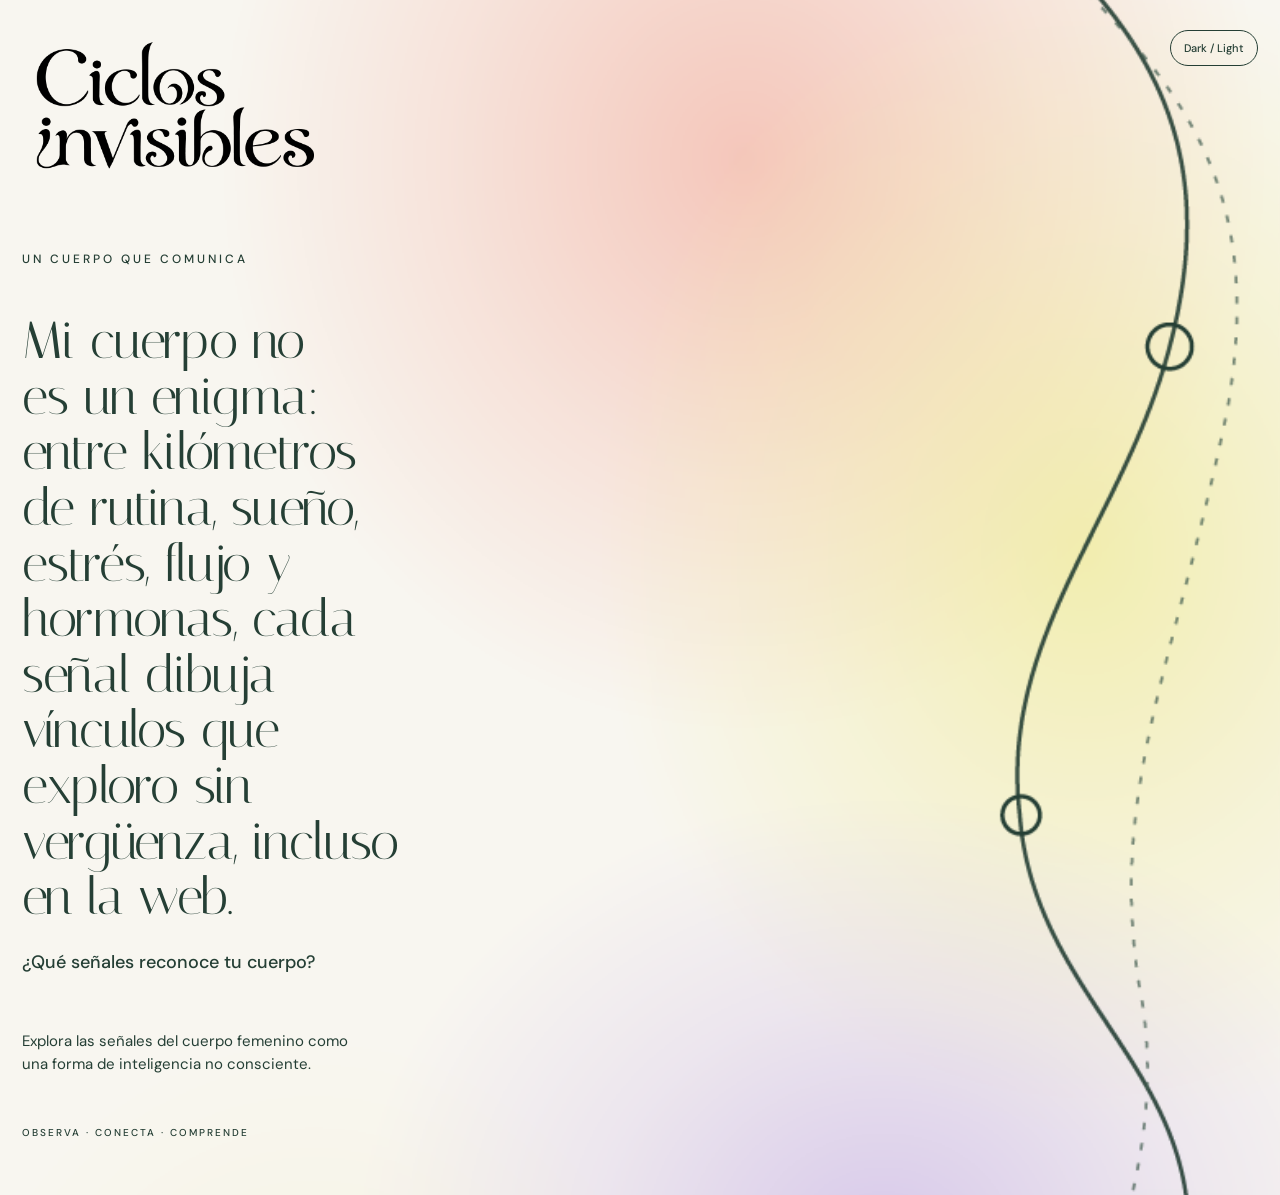
<file: pangrma.html>
<!DOCTYPE html>
<html lang="es">

<head>
    <meta charset="UTF-8">
    <meta name="viewport" content="width=device-width, initial-scale=1.0">
    <title>Ciclos Invisibles | Pangrama</title>

    <link rel="stylesheet" href="./css/style.css">
</head>

<body>

    <header>
        <a href="./index.html">
            <img src="./IMG/titulo.png"
                 alt="Ciclos Invisibles"
                 class="logo">
        </a>

        <nav>
            <a href="./pangrama.html">Pangrama</a>
            <a href="./index.html">Inicio</a>
        </nav>

        <button id="toggle-theme-btn" type="button">
            Dark / Light
        </button>
    </header>

    <main>
        <section class="hero">

            <!-- GRÁFICAS QUE CAMBIAN SEGÚN EL MODO -->
            <div class="hero-graficas" aria-hidden="true">

                <img
                    src="./IMG/graficaclaro.png"
                    alt=""
                    class="grafica grafica-claro"
                >

                <img
                    src="./IMG/graficaoscuro.png"
                    alt=""
                    class="grafica grafica-oscuro"
                >

            </div>

            <!-- TEXTO ORIGINAL -->
            <p class="hero-descriptor">
                UN CUERPO QUE COMUNICA
            </p>

            
<h1 class="hero-pangrama">
    Mi cuerpo no<br>
    es un enigma:<br>
    entre kilómetros<br>
    de rutina, sueño,<br>
    estrés, flujo y<br>
    hormonas, cada<br>
    señal dibuja<br>
    vínculos que<br>
    exploro sin<br>
    vergüenza, incluso<br>
    en la web.
</h1>

            <h2 class="hero-pregunta">
                ¿Qué señales reconoce tu cuerpo?
            </h2>

            <p class="hero-descripcion">
                Explora las señales del cuerpo femenino
                como una forma de inteligencia no consciente.
            </p>

            <p class="hero-footer">
                OBSERVA · CONECTA · COMPRENDE
            </p>

        </section>
    </main>

    <!-- CAMBIO DE MODO CLARO / OSCURO -->
    <script>
        const botonTema = document.getElementById("toggle-theme-btn");

        botonTema.addEventListener("click", function () {
            document.body.classList.toggle("dark-mode");
        });
    </script>

</body>
</html>
</file>
<file: css/style.css>
@import url('https://fonts.googleapis.com/css2?family=DM+Sans:wght@400;500;600&family=Italiana&display=swap');



:root {

   

    --green: #253F35;
    --cream: #F8F6F0;
    --yellow: #E9EA75;
    --coral: #EFA18A;
    --lavender: #B6A9D9;
    --sage: #B9D1BC;



    --bg: #F8F6F0;
    --text: #253F35;
    --accent: #D7BA7C;



    --cloud-coral: rgba(239, 161, 138, 0.38);
    --cloud-yellow: rgba(233, 234, 117, 0.38);
    --cloud-lavender: rgba(182, 169, 217, 0.38);
    --cloud-sage: rgba(185, 209, 188, 0.38);

   

    --line: #253F35;
    --node: #F8F6F0;
}



body.dark-mode {

    --bg: #112B24;
    --text: #F6F0DF;
    --accent: #E5D792;

    /* TRANSPARENCIAS */

    --cloud-coral: rgba(239, 161, 138, 0.28);
    --cloud-yellow: rgba(233, 234, 117, 0.25);
    --cloud-lavender: rgba(182, 169, 217, 0.32);
    --cloud-sage: rgba(185, 209, 188, 0.25);

    /* ELEMENTOS GRÁFICOS */

    --line: #F6F0DF;
    --node: #112B24;
}



* {
    margin: 0;
    padding: 0;
    box-sizing: border-box;
}

html {
    scroll-behavior: smooth;
}

body {
    background-color: var(--bg);
    color: var(--text);

    font-family: 'DM Sans', sans-serif;

    overflow-x: hidden;

    transition:
        background-color 0.4s ease,
        color 0.4s ease;
}



header {
    position: absolute;
    top: 0;
    left: 0;

    width: 100%;
    padding: 30px 22px;

    display: flex;
    align-items: flex-start;
    justify-content: space-between;

    background: transparent;

    z-index: 10;
}


/* ==================================
   LOGOTIPO
================================== */

header a {
    display: block;
    flex-shrink: 0;
}

header .logo {
    display: block;

    width: 305px;
    max-width: 100%;
    height: auto;

    object-fit: contain;
}

/* LOGO EN MODO OSCURO */

body.dark-mode .logo {
    filter: brightness(0) invert(1);
}


/* ==================================
   NAVEGACIÓN
================================== */

header nav {
    display: none;
}


/* ==================================
   BOTÓN CLARO / OSCURO
================================== */

#toggle-theme-btn {

    position: relative;

    padding: 10px 13px;

    background: transparent;
    color: var(--text);

    border: 1px solid var(--line);
    border-radius: 30px;

    font-family: 'DM Sans', sans-serif;
    font-size: 11px;
    font-weight: 500;

    cursor: pointer;

    transition:
        color 0.4s ease,
        border-color 0.4s ease,
        background-color 0.4s ease;
}

#toggle-theme-btn:hover {
    background-color: var(--accent);
    color: var(--bg);
}


/* ==================================
   HERO — CONTENEDOR PRINCIPAL
================================== */

.hero {

    position: relative;
    isolation: isolate;

    width: 100%;
    min-height: 100svh;

    padding: 250px 22px 55px;

    background-color: var(--bg);
    color: var(--text);
}


/* ==================================
   GRÁFICAS DE FONDO
================================== */

.hero-graficas {

    position: absolute;

    inset: 0;

    width: 100%;
    height: 100%;

    z-index: -1;

    overflow: hidden;
    pointer-events: none;
}

.grafica {

    position: absolute;
    inset: 0;

    display: block;

    width: 100%;
    height: 100%;

    object-fit: cover;
    object-position: center center;

    transition: opacity 0.4s ease;
}


/* GRÁFICA EN MODO CLARO */

.grafica-claro {
    opacity: 1;
}

.grafica-oscuro {
    opacity: 0;
}


/* GRÁFICA EN MODO OSCURO */

body.dark-mode .grafica-claro {
    opacity: 0;
}

body.dark-mode .grafica-oscuro {
    opacity: 1;
}


/* ==================================
   TEXTOS DEL HERO
================================== */

/* DESCRIPTOR */

.hero-descriptor {

    position: relative;

    font-family: 'DM Sans', sans-serif;
    font-size: 12px;
    font-weight: 500;

    letter-spacing: 3px;
    line-height: 1.5;

    margin-bottom: 45px;
}


/* PANGRAMA PRINCIPAL */

.hero-pangrama {

    position: relative;

    font-family: 'Italiana', Georgia, serif;

    font-size: clamp(36px, 10vw, 52px);
    font-weight: 400;

    line-height: 1.07;
    letter-spacing: -0.8px;

    max-width: 520px;

    margin-bottom: 25px;
}


/* PREGUNTA */

.hero-pregunta {

    position: relative;

    font-family: 'DM Sans', sans-serif;

    font-size: 18px;
    font-weight: 500;

    line-height: 1.4;

    margin-bottom: 55px;
}


/* DESCRIPCIÓN */

.hero-descripcion {

    position: relative;

    font-family: 'DM Sans', sans-serif;

    font-size: 15px;
    font-weight: 400;

    line-height: 1.5;

    max-width: 330px;

    margin-bottom: 50px;
}


/* TEXTO INFERIOR */

.hero-footer {

    position: relative;

    font-family: 'DM Sans', sans-serif;

    font-size: 10px;
    font-weight: 500;

    letter-spacing: 2px;
    line-height: 1.5;
}


/* ==================================
   COLORES DE LOS TEXTOS
================================== */

.hero h1,
.hero h2,
.hero p {
    color: var(--text);
}


/* ==================================
   AJUSTES PARA MOBILE
================================== */

@media (max-width: 480px) {

    header {
        padding: 24px 22px;
    }

    header .logo {
        width: 205px;
    }

    .hero {
        padding: 250px 22px 55px;
        min-height: 100svh;
    }

    .hero-pangrama {
        font-size: clamp(36px, 10vw, 42px);
    }

    .grafica {
        object-position: center top;
    }

}


/* ==================================
   PANTALLAS MUY PEQUEÑAS
================================== */

@media (max-width: 360px) {

    header .logo {
        width: 185px;
    }

    .hero {
        padding-left: 18px;
        padding-right: 18px;
    }

    .hero-pangrama {
        font-size: 36px;
    }

}
</file>
